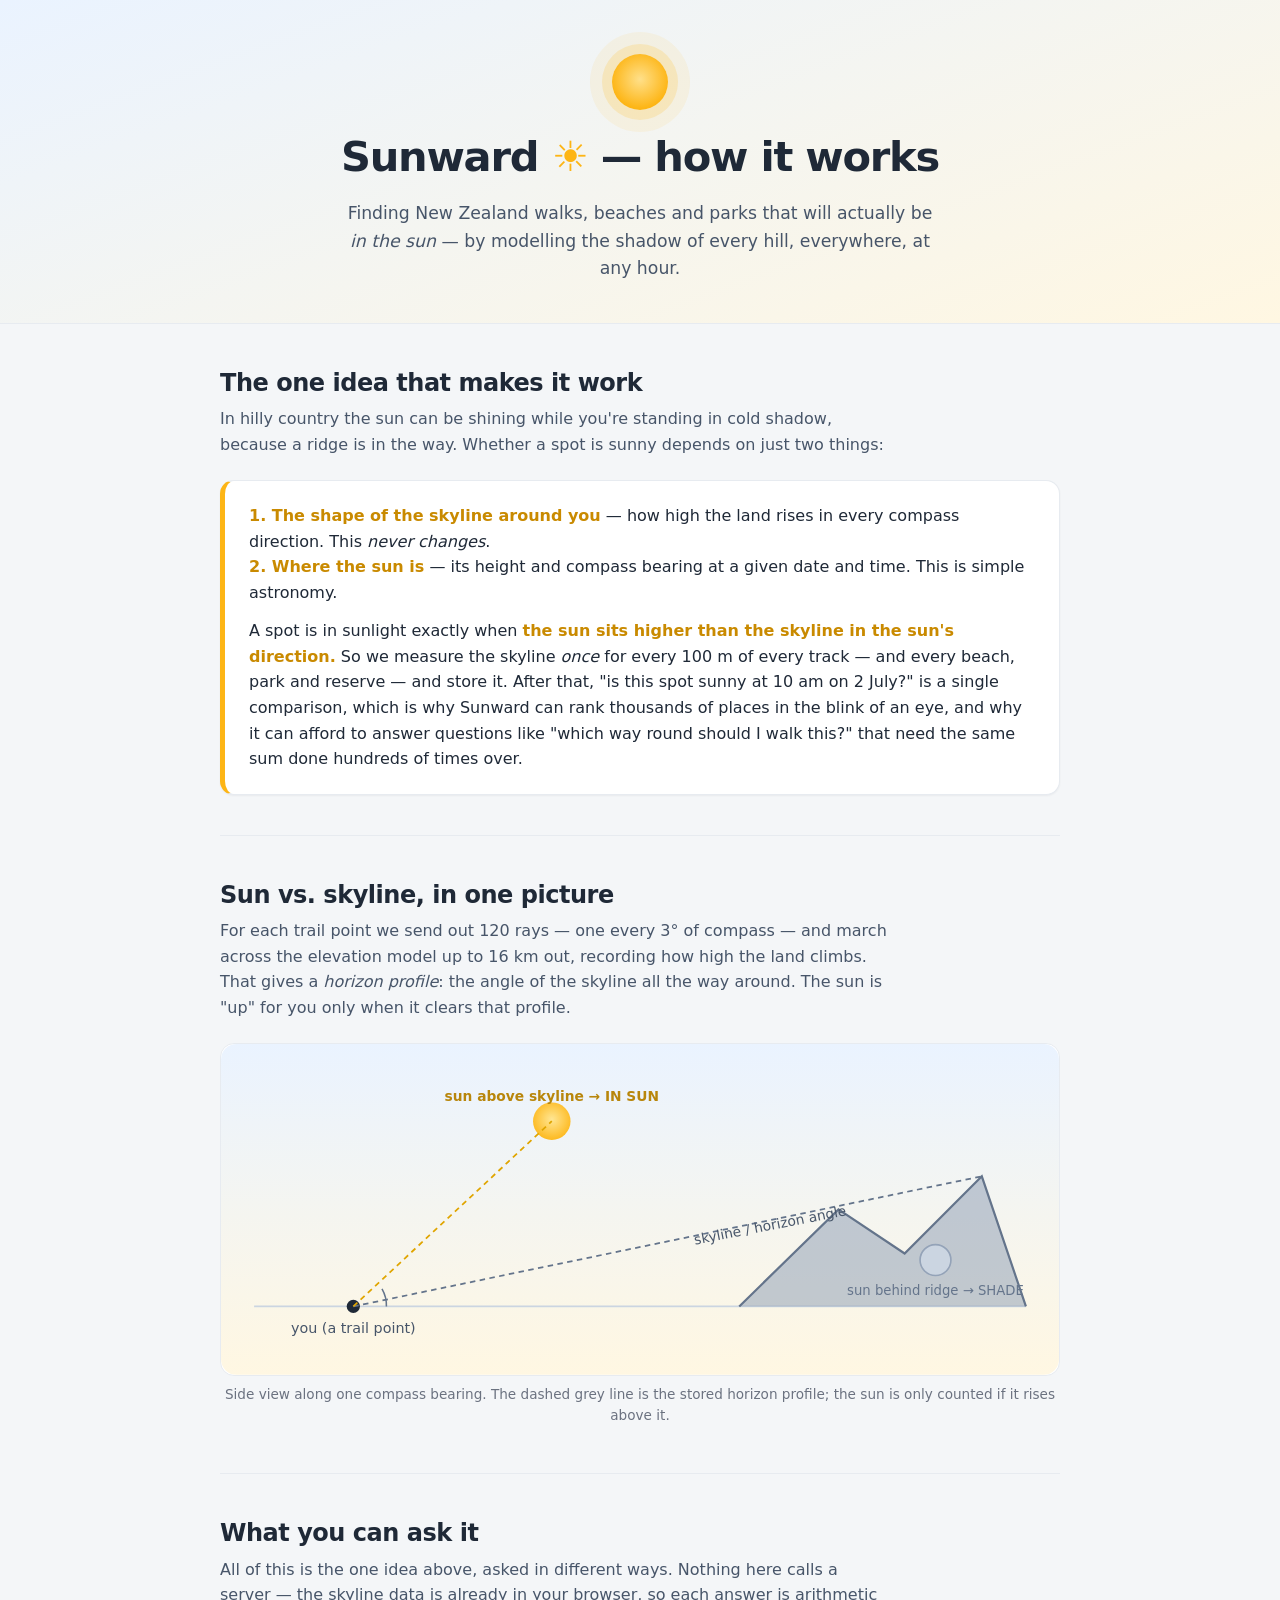
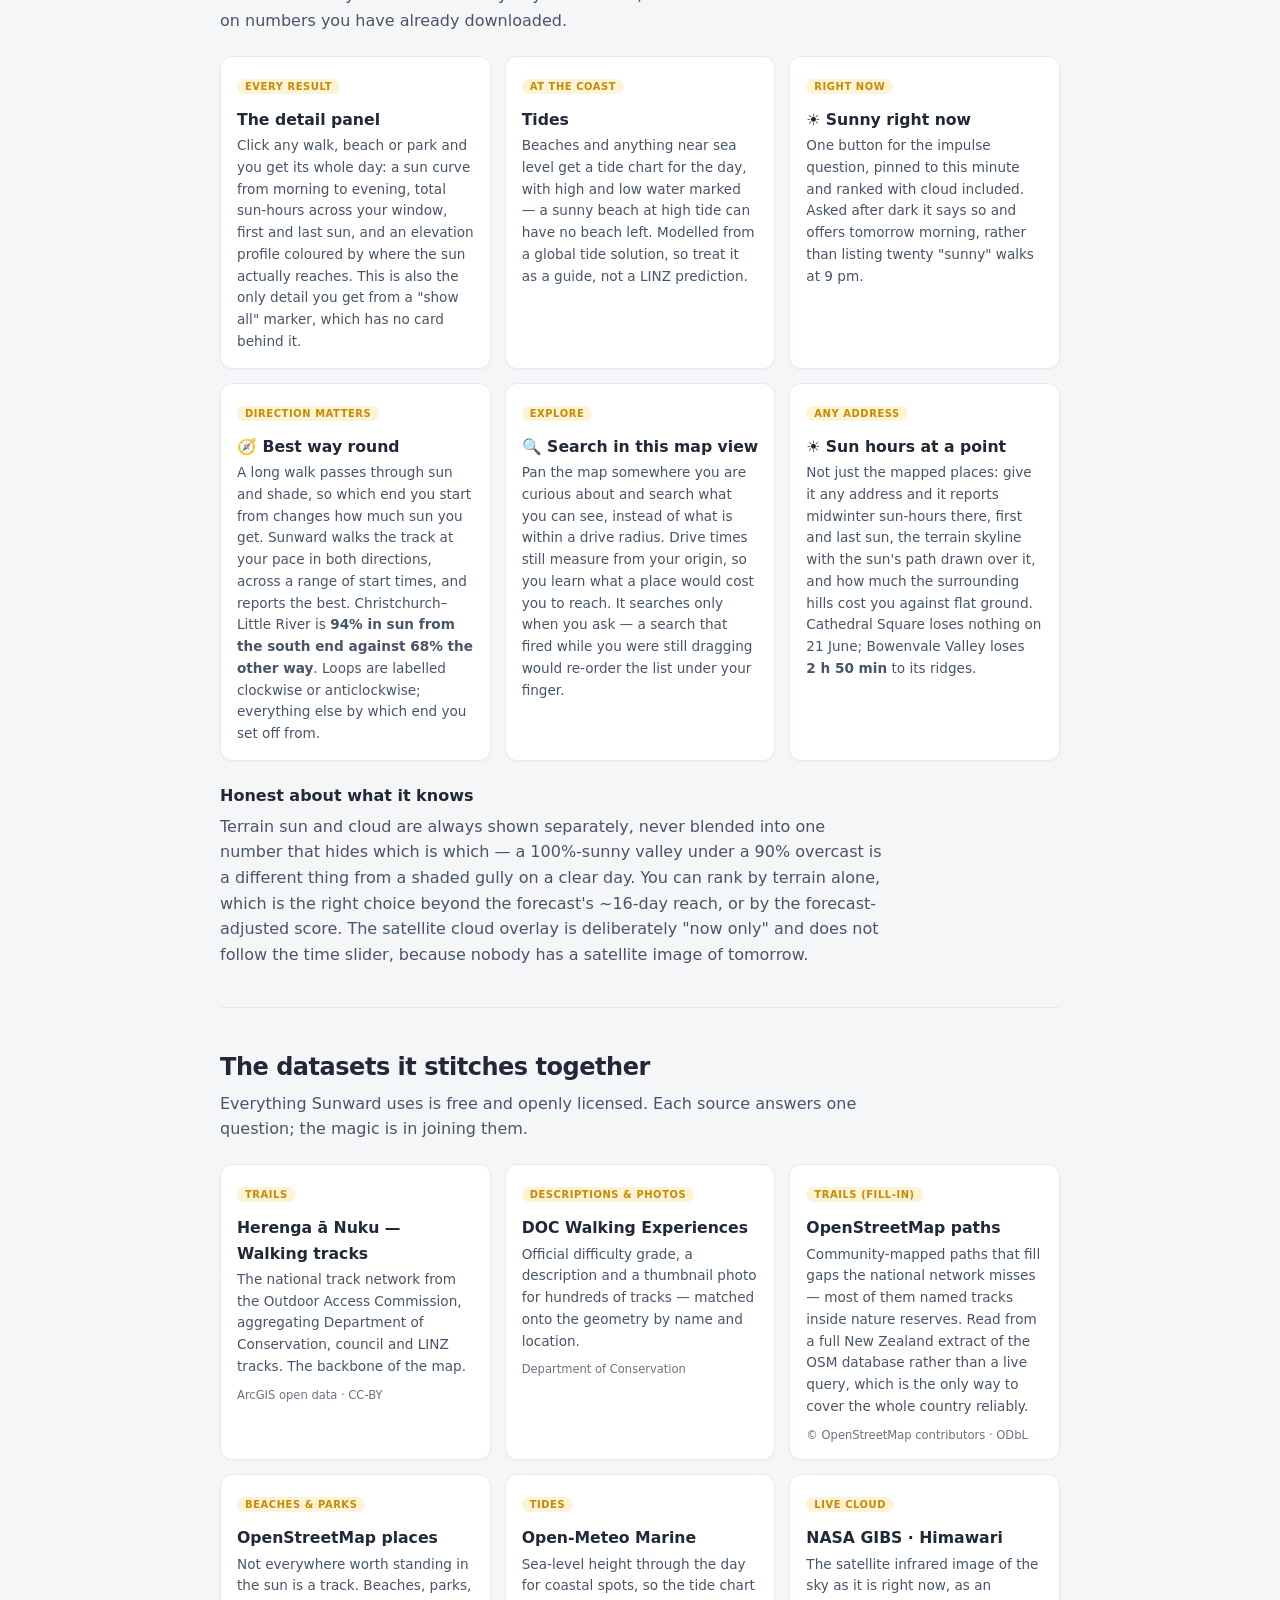
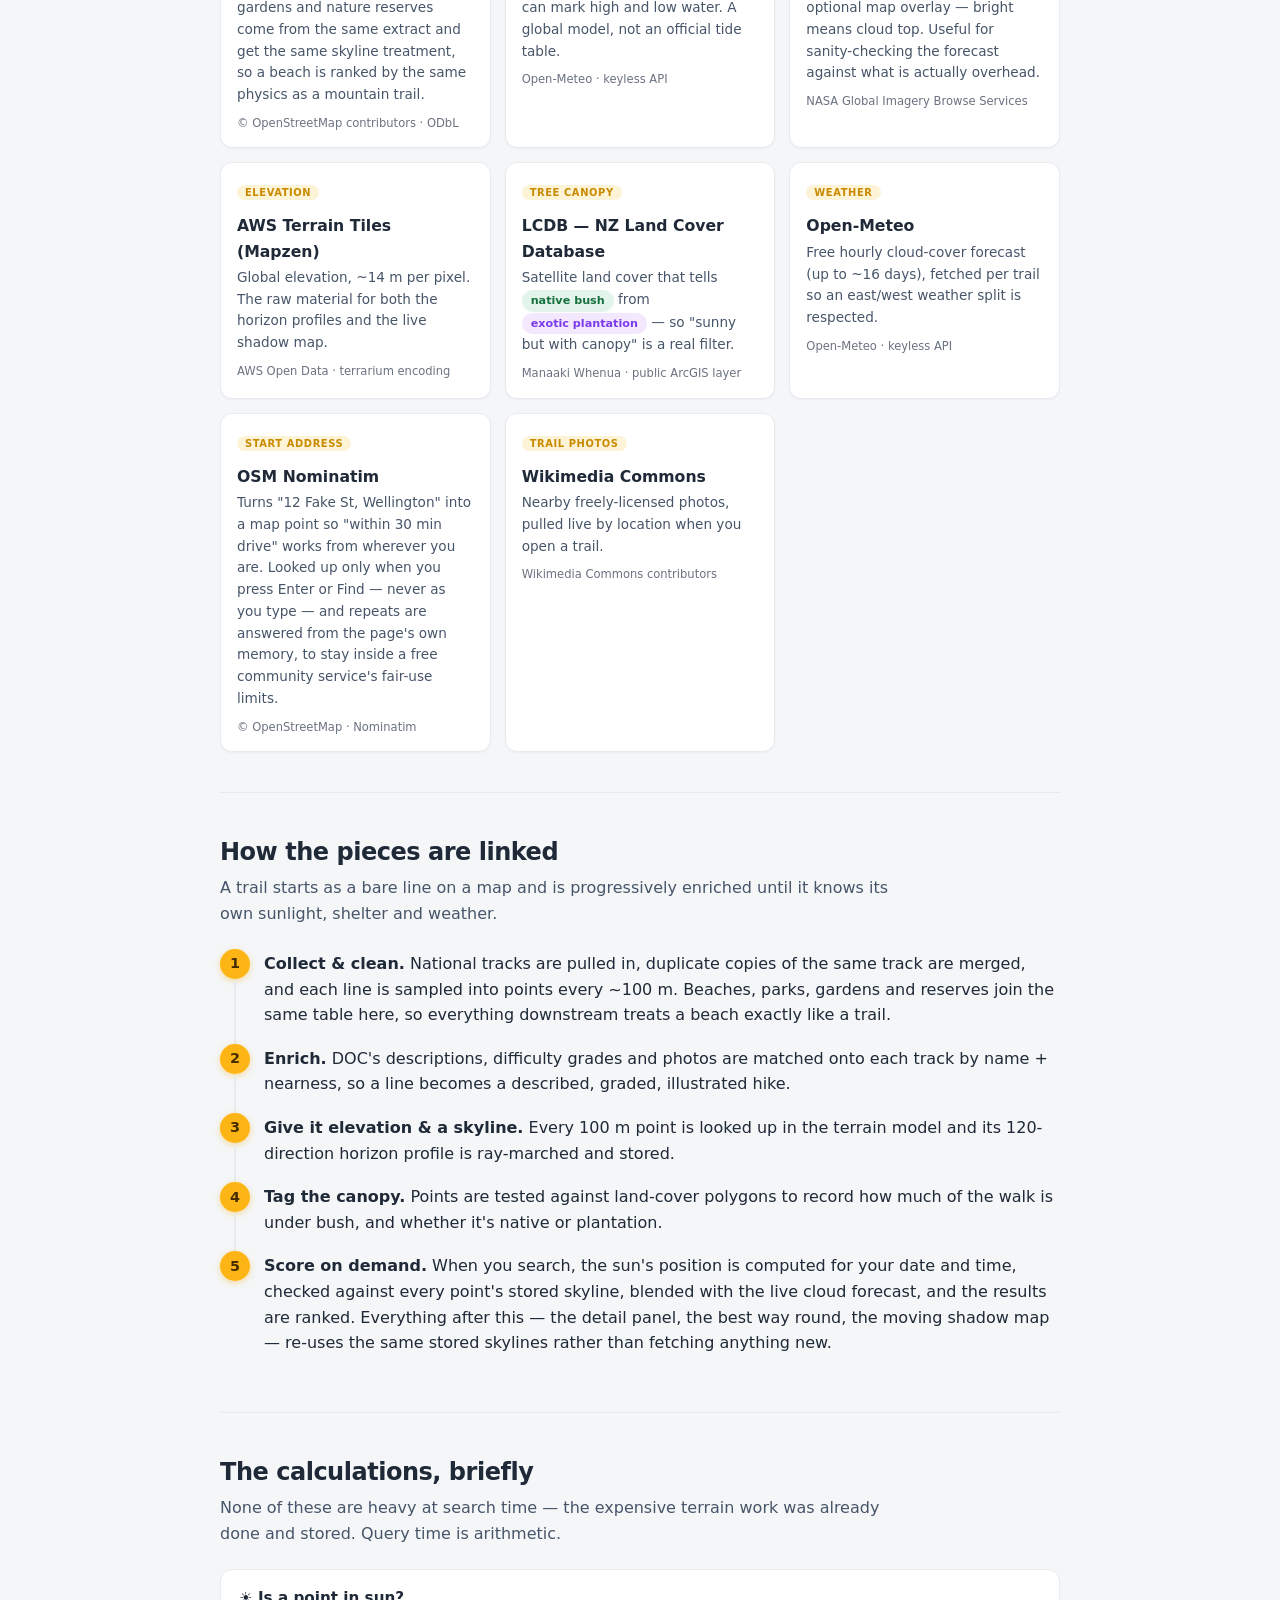
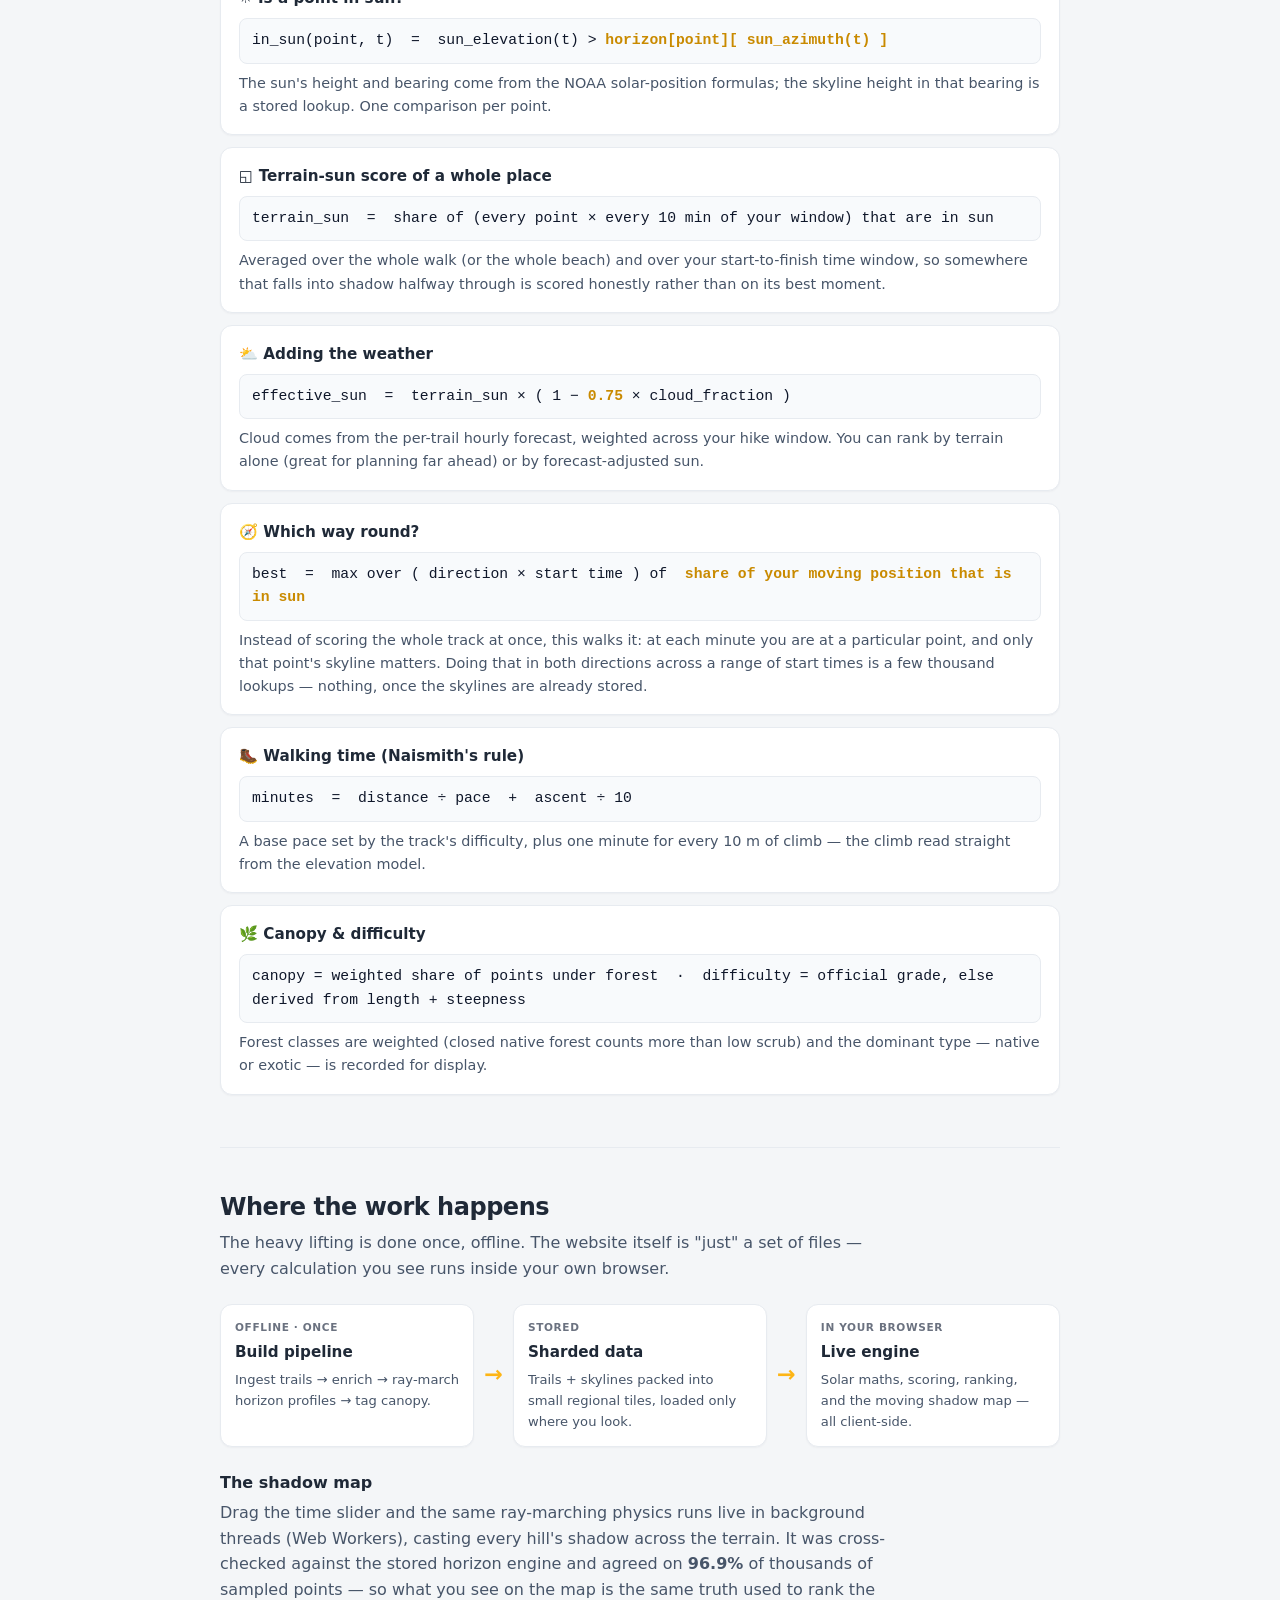
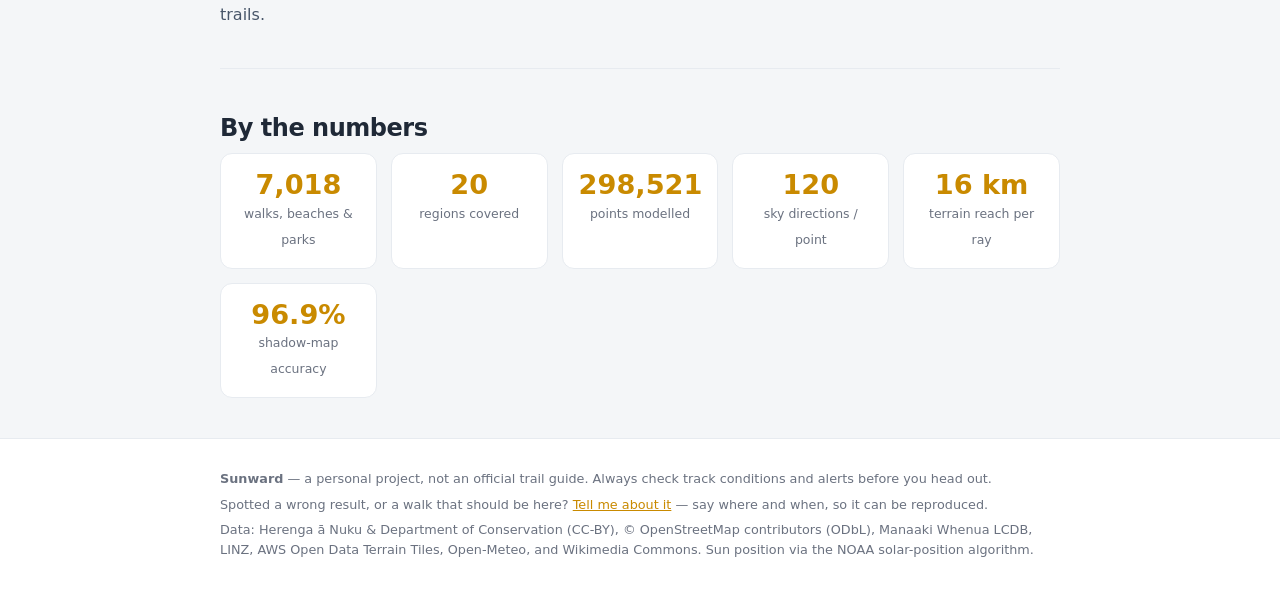
<file: how-it-works.html>
<!DOCTYPE html>
<html lang="en">
<head>
<meta charset="utf-8">
<meta name="viewport" content="width=device-width, initial-scale=1">
<title>Sunward — How it works</title>
<script src="analytics.js"></script>
<style>
  :root{
    --sun:#FDB515; --sun-deep:#c98a00; --ink:#1f2937; --slate:#475569;
    --muted:#6b7280; --line:#e7ebf0; --bg:#f4f6f8; --card:#ffffff;
    --native:#17703f; --exotic:#7c3aed; --sky1:#eaf3ff; --sky2:#fff7e2;
    --mono:"SFMono-Regular",Consolas,"Liberation Mono",Menlo,monospace;
  }
  *{box-sizing:border-box}
  html{scroll-behavior:smooth}
  body{
    margin:0; background:var(--bg); color:var(--ink);
    font-family:system-ui,-apple-system,"Segoe UI",Roboto,Helvetica,Arial,sans-serif;
    line-height:1.6; font-size:16px;
  }
  .wrap{max-width:880px; margin:0 auto; padding:0 20px}
  a{color:var(--sun-deep)}

  /* hero */
  header.hero{
    background:linear-gradient(160deg,var(--sky1) 0%,var(--sky2) 100%);
    border-bottom:1px solid var(--line); padding:54px 0 40px; text-align:center;
    position:relative; overflow:hidden;
  }
  .hero h1{margin:0; font-size:2.6rem; letter-spacing:-.03em; font-weight:800}
  .hero h1 .s{color:var(--sun)}
  .hero p{margin:.6rem auto 0; max-width:34em; color:var(--slate); font-size:1.08rem}
  .hero .sunmark{
    width:56px;height:56px;border-radius:50%;margin:0 auto 14px;
    background:radial-gradient(circle at 50% 45%,#ffe08a,var(--sun) 70%);
    box-shadow:0 0 0 10px rgba(253,181,21,.18),0 0 0 22px rgba(253,181,21,.08);
  }

  section{padding:40px 0}
  section + section{border-top:1px solid var(--line)}
  h2{font-size:1.5rem; letter-spacing:-.02em; margin:0 0 4px}
  h2 .n{color:var(--sun-deep); font-variant-numeric:tabular-nums; margin-right:.4em}
  .lead{color:var(--slate); margin:.1rem 0 1.4rem; max-width:42em}
  h3{font-size:1rem; margin:1.4rem 0 .3rem}

  /* the big idea callout */
  .idea{
    background:var(--card); border:1px solid var(--line); border-left:5px solid var(--sun);
    border-radius:14px; padding:22px 24px; box-shadow:0 1px 2px rgba(15,23,42,.05);
  }
  .idea b{color:var(--sun-deep)}

  /* diagram */
  figure{margin:22px 0 6px}
  figure svg{width:100%; height:auto; display:block; background:var(--card);
    border:1px solid var(--line); border-radius:14px}
  figcaption{color:var(--muted); font-size:.85rem; margin-top:8px; text-align:center}

  /* dataset grid */
  .grid{display:grid; grid-template-columns:repeat(auto-fill,minmax(250px,1fr)); gap:14px}
  .ds{background:var(--card); border:1px solid var(--line); border-radius:12px;
    padding:15px 16px; box-shadow:0 1px 2px rgba(15,23,42,.04)}
  .ds .tag{font-size:.62rem; font-weight:700; text-transform:uppercase; letter-spacing:.06em;
    color:var(--sun-deep); background:#fdf3d7; padding:2px 8px; border-radius:999px}
  .ds h4{margin:.6rem 0 .2rem; font-size:.98rem}
  .ds p{margin:.2rem 0 0; font-size:.85rem; color:var(--slate)}
  .ds .lic{margin-top:.5rem; font-size:.72rem; color:var(--muted)}

  /* linked list / steps */
  ol.steps{counter-reset:s; list-style:none; padding:0; margin:0}
  ol.steps li{position:relative; padding:2px 0 16px 44px; margin:0}
  ol.steps li:before{counter-increment:s; content:counter(s);
    position:absolute; left:0; top:0; width:30px; height:30px; border-radius:50%;
    background:var(--sun); color:#462e00; font-weight:800; font-size:.9rem;
    display:flex; align-items:center; justify-content:center;
    box-shadow:0 2px 6px rgba(253,181,21,.4)}
  ol.steps li:after{content:""; position:absolute; left:14px; top:32px; bottom:0;
    width:2px; background:var(--line)}
  ol.steps li:last-child:after{display:none}
  ol.steps b{color:var(--ink)}

  /* formula cards */
  .calc{background:var(--card); border:1px solid var(--line); border-radius:12px;
    padding:16px 18px; margin:12px 0; box-shadow:0 1px 2px rgba(15,23,42,.04)}
  .calc .eq{font-family:var(--mono); font-size:.92rem; background:#f8fafc;
    border:1px solid var(--line); border-radius:8px; padding:10px 12px; overflow-x:auto;
    color:#0f172a}
  .calc .eq .hl{color:var(--sun-deep); font-weight:700}
  .calc p{margin:.5rem 0 0; font-size:.9rem; color:var(--slate)}
  .calc h4{margin:0 0 .5rem; font-size:.95rem}

  /* pipeline */
  .flow{display:flex; flex-wrap:wrap; gap:10px; align-items:stretch; margin-top:8px}
  .stage{flex:1; min-width:150px; background:var(--card); border:1px solid var(--line);
    border-radius:12px; padding:14px; box-shadow:0 1px 2px rgba(15,23,42,.04)}
  .stage .k{font-size:.66rem; text-transform:uppercase; letter-spacing:.06em; color:var(--muted); font-weight:700}
  .stage h4{margin:.3rem 0 .3rem; font-size:.95rem}
  .stage p{margin:0; font-size:.82rem; color:var(--slate)}
  .flow .arrow{align-self:center; color:var(--sun); font-size:1.4rem; font-weight:800}

  /* stats */
  .stats{display:grid; grid-template-columns:repeat(auto-fit,minmax(130px,1fr)); gap:14px; margin-top:6px}
  .stat{background:var(--card); border:1px solid var(--line); border-radius:12px; padding:16px; text-align:center}
  .stat b{display:block; font-size:1.7rem; font-weight:800; color:var(--sun-deep); line-height:1.1}
  .stat span{font-size:.78rem; color:var(--muted)}

  .pill{display:inline-block; font-size:.7rem; font-weight:700; padding:2px 9px; border-radius:999px}
  .pill.nat{background:#e3f5ea; color:var(--native)}
  .pill.exo{background:#f3e8fd; color:var(--exotic)}

  footer{background:var(--card); border-top:1px solid var(--line); padding:26px 0; color:var(--muted); font-size:.8rem}
  footer .wrap>p{margin:.3rem 0}
</style>
</head>
<body>

<header class="hero">
  <div class="wrap">
    <div class="sunmark"></div>
    <h1>Sunward <span class="s">☀</span> — how it works</h1>
    <p>Finding New&nbsp;Zealand walks, beaches and parks that will actually be
       <em>in the sun</em> — by modelling the shadow of every hill, everywhere,
       at any hour.</p>
  </div>
</header>

<main class="wrap">

<!-- THE BIG IDEA -->
<section id="idea">
  <h2>The one idea that makes it work</h2>
  <p class="lead">In hilly country the sun can be shining while you're standing in cold
     shadow, because a ridge is in the way. Whether a spot is sunny depends on just two
     things:</p>
  <div class="idea">
    <p style="margin:0"><b>1. The shape of the skyline around you</b> — how high the land
       rises in every compass direction. This <em>never changes</em>.<br>
       <b>2. Where the sun is</b> — its height and compass bearing at a given date and
       time. This is simple astronomy.</p>
    <p style="margin:.8rem 0 0">A spot is in sunlight exactly when <b>the sun sits higher
       than the skyline in the sun's direction.</b> So we measure the skyline <em>once</em>
       for every 100&nbsp;m of every track — and every beach, park and reserve — and store
       it. After that, "is this spot sunny at 10&nbsp;am on 2&nbsp;July?" is a single
       comparison, which is why Sunward can rank thousands of places in the blink of an
       eye, and why it can afford to answer questions like "which way round should I walk
       this?" that need the same sum done hundreds of times over.</p>
  </div>
</section>

<!-- DIAGRAM -->
<section id="diagram">
  <h2>Sun vs. skyline, in one picture</h2>
  <p class="lead">For each trail point we send out 120 rays — one every 3° of compass —
     and march across the elevation model up to 16&nbsp;km out, recording how high the land
     climbs. That gives a <em>horizon profile</em>: the angle of the skyline all the way
     around. The sun is "up" for you only when it clears that profile.</p>
  <figure>
    <svg viewBox="0 0 760 300" xmlns="http://www.w3.org/2000/svg" font-family="system-ui,sans-serif">
      <defs>
        <linearGradient id="sky" x1="0" y1="0" x2="0" y2="1">
          <stop offset="0" stop-color="#eaf3ff"/><stop offset="1" stop-color="#fff7e2"/>
        </linearGradient>
        <radialGradient id="sundot" cx="50%" cy="45%" r="60%">
          <stop offset="0" stop-color="#ffe693"/><stop offset="1" stop-color="#FDB515"/>
        </radialGradient>
      </defs>
      <rect x="0" y="0" width="760" height="300" fill="url(#sky)" rx="14"/>
      <!-- ground -->
      <line x1="30" y1="238" x2="730" y2="238" stroke="#cbd5e1" stroke-width="1.5"/>
      <!-- ridge (the skyline obstruction) to the right -->
      <path d="M470 238 L560 150 L620 190 L690 120 L730 238 Z" fill="#94a3b8" opacity=".55"/>
      <path d="M470 238 L560 150 L620 190 L690 120 L730 238" fill="none" stroke="#64748b" stroke-width="2"/>
      <!-- observer -->
      <circle cx="120" cy="238" r="6" fill="#1f2937"/>
      <text x="120" y="262" text-anchor="middle" font-size="13" fill="#475569">you (a trail point)</text>
      <!-- horizon angle line to ridge top -->
      <line x1="120" y1="238" x2="690" y2="120" stroke="#64748b" stroke-width="1.6" stroke-dasharray="5 4"/>
      <text x="430" y="182" font-size="12.5" fill="#475569" transform="rotate(-11 430 182)">skyline / horizon angle</text>
      <!-- SUN IN: high sun above the ridge line -->
      <circle cx="300" cy="70" r="17" fill="url(#sundot)"/>
      <line x1="120" y1="238" x2="300" y2="70" stroke="#e0a500" stroke-width="1.6" stroke-dasharray="5 4"/>
      <text x="300" y="52" text-anchor="middle" font-size="12.5" fill="#b8860b" font-weight="700">sun above skyline → IN SUN</text>
      <!-- SUN OUT: low sun behind ridge -->
      <circle cx="648" cy="196" r="14" fill="#cbd5e1"/>
      <circle cx="648" cy="196" r="14" fill="none" stroke="#94a3b8" stroke-width="1.5"/>
      <text x="648" y="228" text-anchor="middle" font-size="12" fill="#64748b">sun behind ridge → SHADE</text>
      <!-- angle arc at observer -->
      <path d="M150 238 A30 30 0 0 0 146 222" fill="none" stroke="#64748b" stroke-width="1.4"/>
    </svg>
    <figcaption>Side view along one compass bearing. The dashed grey line is the stored
      horizon profile; the sun is only counted if it rises above it.</figcaption>
  </figure>
</section>

<!-- WHAT IT DOES -->
<section id="features">
  <h2>What you can ask it</h2>
  <p class="lead">All of this is the one idea above, asked in different ways. Nothing here
     calls a server — the skyline data is already in your browser, so each answer is
     arithmetic on numbers you have already downloaded.</p>
  <div class="grid">
    <div class="ds">
      <span class="tag">Every result</span>
      <h4>The detail panel</h4>
      <p>Click any walk, beach or park and you get its whole day: a sun curve from morning
         to evening, total sun-hours across your window, first and last sun, and an
         elevation profile coloured by where the sun actually reaches. This is also the
         only detail you get from a "show all" marker, which has no card behind it.</p>
    </div>
    <div class="ds">
      <span class="tag">At the coast</span>
      <h4>Tides</h4>
      <p>Beaches and anything near sea level get a tide chart for the day, with high and
         low water marked — a sunny beach at high tide can have no beach left. Modelled
         from a global tide solution, so treat it as a guide, not a LINZ prediction.</p>
    </div>
    <div class="ds">
      <span class="tag">Right now</span>
      <h4>☀ Sunny right now</h4>
      <p>One button for the impulse question, pinned to this minute and ranked with cloud
         included. Asked after dark it says so and offers tomorrow morning, rather than
         listing twenty "sunny" walks at 9&nbsp;pm.</p>
    </div>
    <div class="ds">
      <span class="tag">Direction matters</span>
      <h4>🧭 Best way round</h4>
      <p>A long walk passes through sun and shade, so which end you start from changes how
         much sun you get. Sunward walks the track at your pace in both directions, across
         a range of start times, and reports the best. Christchurch–Little River is
         <b>94% in sun from the south end against 68% the other way</b>. Loops are labelled
         clockwise or anticlockwise; everything else by which end you set off from.</p>
    </div>
    <div class="ds">
      <span class="tag">Explore</span>
      <h4>🔍 Search in this map view</h4>
      <p>Pan the map somewhere you are curious about and search what you can see, instead
         of what is within a drive radius. Drive times still measure from your origin, so
         you learn what a place would cost you to reach. It searches only when you ask —
         a search that fired while you were still dragging would re-order the list under
         your finger.</p>
    </div>
    <div class="ds">
      <span class="tag">Any address</span>
      <h4>☀ Sun hours at a point</h4>
      <p>Not just the mapped places: give it any address and it reports midwinter
         sun-hours there, first and last sun, the terrain skyline with the sun's path
         drawn over it, and how much the surrounding hills cost you against flat ground.
         Cathedral Square loses nothing on 21&nbsp;June; Bowenvale Valley loses
         <b>2&nbsp;h 50&nbsp;min</b> to its ridges.</p>
    </div>
  </div>
  <h3>Honest about what it knows</h3>
  <p class="lead" style="margin-bottom:0">Terrain sun and cloud are always shown
     separately, never blended into one number that hides which is which — a 100%-sunny
     valley under a 90% overcast is a different thing from a shaded gully on a clear day.
     You can rank by terrain alone, which is the right choice beyond the forecast's
     ~16-day reach, or by the forecast-adjusted score. The satellite cloud overlay is
     deliberately "now only" and does not follow the time slider, because nobody has a
     satellite image of tomorrow.</p>
</section>

<!-- DATASETS -->
<section id="data">
  <h2>The datasets it stitches together</h2>
  <p class="lead">Everything Sunward uses is free and openly licensed. Each source answers
     one question; the magic is in joining them.</p>
  <div class="grid">
    <div class="ds">
      <span class="tag">Trails</span>
      <h4>Herenga ā Nuku — Walking tracks</h4>
      <p>The national track network from the Outdoor Access Commission, aggregating
         Department of Conservation, council and LINZ tracks. The backbone of the map.</p>
      <p class="lic">ArcGIS open data · CC-BY</p>
    </div>
    <div class="ds">
      <span class="tag">Descriptions & photos</span>
      <h4>DOC Walking Experiences</h4>
      <p>Official difficulty grade, a description and a thumbnail photo for hundreds of
         tracks — matched onto the geometry by name and location.</p>
      <p class="lic">Department of Conservation</p>
    </div>
    <div class="ds">
      <span class="tag">Trails (fill-in)</span>
      <h4>OpenStreetMap paths</h4>
      <p>Community-mapped paths that fill gaps the national network misses — most of them
         named tracks inside nature reserves. Read from a full New&nbsp;Zealand extract of
         the OSM database rather than a live query, which is the only way to cover the
         whole country reliably.</p>
      <p class="lic">© OpenStreetMap contributors · ODbL</p>
    </div>
    <div class="ds">
      <span class="tag">Beaches & parks</span>
      <h4>OpenStreetMap places</h4>
      <p>Not everywhere worth standing in the sun is a track. Beaches, parks, gardens and
         nature reserves come from the same extract and get the same skyline treatment, so
         a beach is ranked by the same physics as a mountain trail.</p>
      <p class="lic">© OpenStreetMap contributors · ODbL</p>
    </div>
    <div class="ds">
      <span class="tag">Tides</span>
      <h4>Open-Meteo Marine</h4>
      <p>Sea-level height through the day for coastal spots, so the tide chart can mark
         high and low water. A global model, not an official tide table.</p>
      <p class="lic">Open-Meteo · keyless API</p>
    </div>
    <div class="ds">
      <span class="tag">Live cloud</span>
      <h4>NASA GIBS · Himawari</h4>
      <p>The satellite infrared image of the sky as it is right now, as an optional map
         overlay — bright means cloud top. Useful for sanity-checking the forecast against
         what is actually overhead.</p>
      <p class="lic">NASA Global Imagery Browse Services</p>
    </div>
    <div class="ds">
      <span class="tag">Elevation</span>
      <h4>AWS Terrain Tiles (Mapzen)</h4>
      <p>Global elevation, ~14&nbsp;m per pixel. The raw material for both the horizon
         profiles and the live shadow map.</p>
      <p class="lic">AWS Open Data · terrarium encoding</p>
    </div>
    <div class="ds">
      <span class="tag">Tree canopy</span>
      <h4>LCDB — NZ Land Cover Database</h4>
      <p>Satellite land cover that tells <span class="pill nat">native bush</span> from
         <span class="pill exo">exotic plantation</span> — so "sunny but with canopy" is a
         real filter.</p>
      <p class="lic">Manaaki Whenua · public ArcGIS layer</p>
    </div>
    <div class="ds">
      <span class="tag">Weather</span>
      <h4>Open-Meteo</h4>
      <p>Free hourly cloud-cover forecast (up to ~16 days), fetched per trail so an
         east/west weather split is respected.</p>
      <p class="lic">Open-Meteo · keyless API</p>
    </div>
    <div class="ds">
      <span class="tag">Start address</span>
      <h4>OSM Nominatim</h4>
      <p>Turns "12 Fake St, Wellington" into a map point so "within 30&nbsp;min drive"
         works from wherever you are. Looked up only when you press Enter or Find — never
         as you type — and repeats are answered from the page's own memory, to stay inside
         a free community service's fair-use limits.</p>
      <p class="lic">© OpenStreetMap · Nominatim</p>
    </div>
    <div class="ds">
      <span class="tag">Trail photos</span>
      <h4>Wikimedia Commons</h4>
      <p>Nearby freely-licensed photos, pulled live by location when you open a trail.</p>
      <p class="lic">Wikimedia Commons contributors</p>
    </div>
  </div>
</section>

<!-- HOW LINKED -->
<section id="linked">
  <h2>How the pieces are linked</h2>
  <p class="lead">A trail starts as a bare line on a map and is progressively enriched
     until it knows its own sunlight, shelter and weather.</p>
  <ol class="steps">
    <li><b>Collect & clean.</b> National tracks are pulled in, duplicate copies of the same
        track are merged, and each line is sampled into points every ~100&nbsp;m. Beaches,
        parks, gardens and reserves join the same table here, so everything downstream
        treats a beach exactly like a trail.</li>
    <li><b>Enrich.</b> DOC's descriptions, difficulty grades and photos are matched onto each
        track by name + nearness, so a line becomes a described, graded, illustrated hike.</li>
    <li><b>Give it elevation & a skyline.</b> Every 100&nbsp;m point is looked up in the
        terrain model and its 120-direction horizon profile is ray-marched and stored.</li>
    <li><b>Tag the canopy.</b> Points are tested against land-cover polygons to record how
        much of the walk is under bush, and whether it's native or plantation.</li>
    <li><b>Score on demand.</b> When you search, the sun's position is computed for your date
        and time, checked against every point's stored skyline, blended with the live cloud
        forecast, and the results are ranked. Everything after this — the detail panel, the
        best way round, the moving shadow map — re-uses the same stored skylines rather
        than fetching anything new.</li>
  </ol>
</section>

<!-- CALCULATIONS -->
<section id="calc">
  <h2>The calculations, briefly</h2>
  <p class="lead">None of these are heavy at search time — the expensive terrain work was
     already done and stored. Query time is arithmetic.</p>

  <div class="calc">
    <h4>☀ Is a point in sun?</h4>
    <div class="eq">in_sun(point, t) &nbsp;=&nbsp; sun_elevation(t) &gt; <span class="hl">horizon[point][ sun_azimuth(t) ]</span></div>
    <p>The sun's height and bearing come from the NOAA solar-position formulas; the skyline
       height in that bearing is a stored lookup. One comparison per point.</p>
  </div>

  <div class="calc">
    <h4>◱ Terrain-sun score of a whole place</h4>
    <div class="eq">terrain_sun &nbsp;=&nbsp; share of (every point × every 10&nbsp;min of your window) that are in sun</div>
    <p>Averaged over the whole walk (or the whole beach) and over your start-to-finish time
       window, so somewhere that falls into shadow halfway through is scored honestly
       rather than on its best moment.</p>
  </div>

  <div class="calc">
    <h4>⛅ Adding the weather</h4>
    <div class="eq">effective_sun &nbsp;=&nbsp; terrain_sun × ( 1 − <span class="hl">0.75</span> × cloud_fraction )</div>
    <p>Cloud comes from the per-trail hourly forecast, weighted across your hike window. You
       can rank by terrain alone (great for planning far ahead) or by forecast-adjusted sun.</p>
  </div>

  <div class="calc">
    <h4>🧭 Which way round?</h4>
    <div class="eq">best &nbsp;=&nbsp; max over ( direction × start time ) of &nbsp;<span class="hl">share of your moving position that is in sun</span></div>
    <p>Instead of scoring the whole track at once, this walks it: at each minute you are at
       a particular point, and only that point's skyline matters. Doing that in both
       directions across a range of start times is a few thousand lookups — nothing, once
       the skylines are already stored.</p>
  </div>

  <div class="calc">
    <h4>🥾 Walking time (Naismith's rule)</h4>
    <div class="eq">minutes &nbsp;=&nbsp; distance ÷ pace &nbsp;+&nbsp; ascent ÷ 10</div>
    <p>A base pace set by the track's difficulty, plus one minute for every 10&nbsp;m of climb
       — the climb read straight from the elevation model.</p>
  </div>

  <div class="calc">
    <h4>🌿 Canopy & difficulty</h4>
    <div class="eq">canopy = weighted share of points under forest &nbsp;·&nbsp; difficulty = official grade, else derived from length + steepness</div>
    <p>Forest classes are weighted (closed native forest counts more than low scrub) and the
       dominant type — native or exotic — is recorded for display.</p>
  </div>
</section>

<!-- ARCHITECTURE -->
<section id="arch">
  <h2>Where the work happens</h2>
  <p class="lead">The heavy lifting is done once, offline. The website itself is "just" a set
     of files — every calculation you see runs inside your own browser.</p>
  <div class="flow">
    <div class="stage"><div class="k">Offline · once</div><h4>Build pipeline</h4>
      <p>Ingest trails → enrich → ray-march horizon profiles → tag canopy.</p></div>
    <div class="arrow">→</div>
    <div class="stage"><div class="k">Stored</div><h4>Sharded data</h4>
      <p>Trails + skylines packed into small regional tiles, loaded only where you look.</p></div>
    <div class="arrow">→</div>
    <div class="stage"><div class="k">In your browser</div><h4>Live engine</h4>
      <p>Solar maths, scoring, ranking, and the moving shadow map — all client-side.</p></div>
  </div>
  <h3>The shadow map</h3>
  <p class="lead" style="margin-bottom:0">Drag the time slider and the same ray-marching
     physics runs live in background threads (Web Workers), casting every hill's shadow across
     the terrain. It was cross-checked against the stored horizon engine and agreed on
     <b>96.9%</b> of thousands of sampled points — so what you see on the map is the same
     truth used to rank the trails.</p>
</section>

<!-- STATS -->
<section id="stats">
  <h2>By the numbers</h2>
  <div class="stats">
    <div class="stat"><b>7,018</b><span>walks, beaches &amp; parks</span></div>
    <div class="stat"><b>20</b><span>regions covered</span></div>
    <div class="stat"><b>298,521</b><span>points modelled</span></div>
    <div class="stat"><b>120</b><span>sky directions / point</span></div>
    <div class="stat"><b>16 km</b><span>terrain reach per ray</span></div>
    <div class="stat"><b>96.9%</b><span>shadow-map accuracy</span></div>
  </div>
</section>

</main>

<footer>
  <div class="wrap">
    <p><strong>Sunward</strong> — a personal project, not an official trail guide. Always
       check track conditions and alerts before you head out.</p>
    <p>Spotted a wrong result, or a walk that should be here?
       <a href="https://github.com/AustinHendersonEconomist/sunward/issues/new"
          target="_blank" rel="noopener">Tell me about it</a> — say where and when,
       so it can be reproduced.</p>
    <p>Data: Herenga ā Nuku &amp; Department of Conservation (CC-BY), © OpenStreetMap
       contributors (ODbL), Manaaki Whenua LCDB, LINZ, AWS Open Data Terrain Tiles, Open-Meteo,
       and Wikimedia Commons. Sun position via the NOAA solar-position algorithm.</p>
  </div>
</footer>

</body>
</html>
</file>
